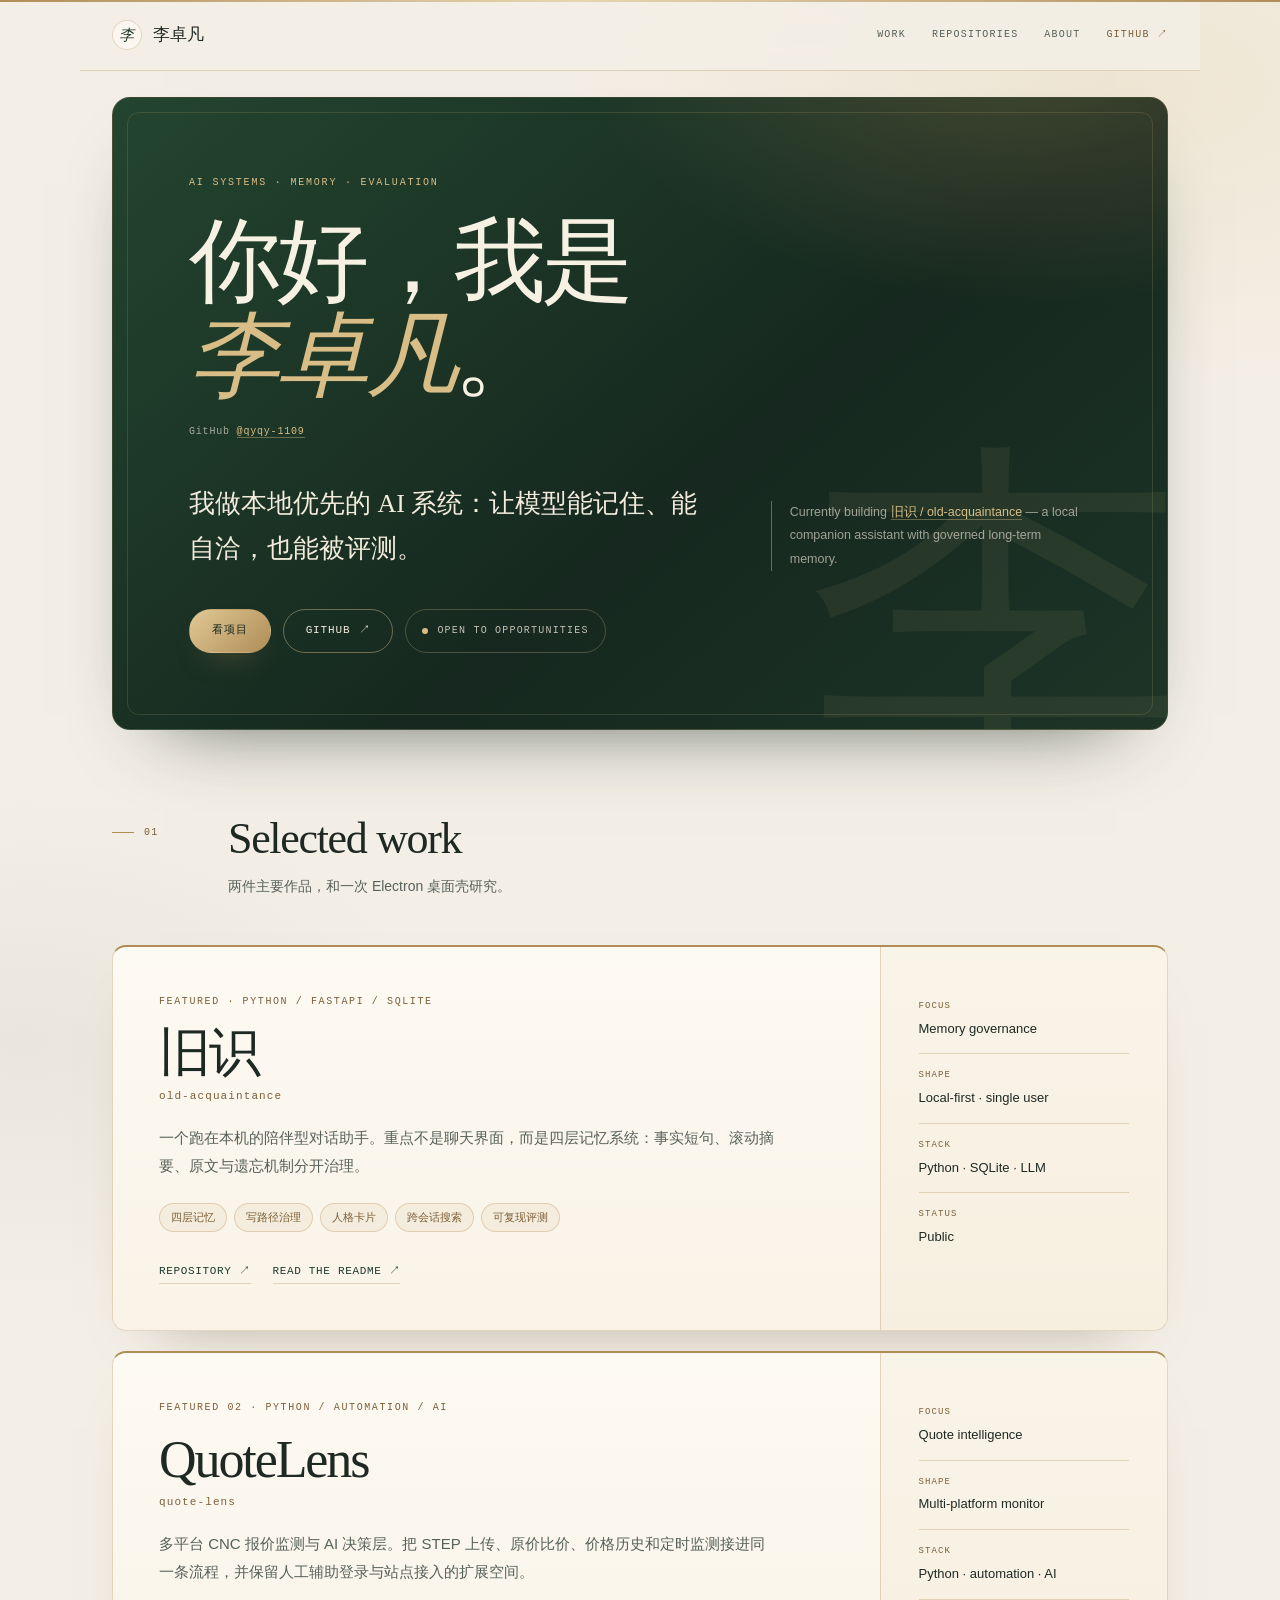
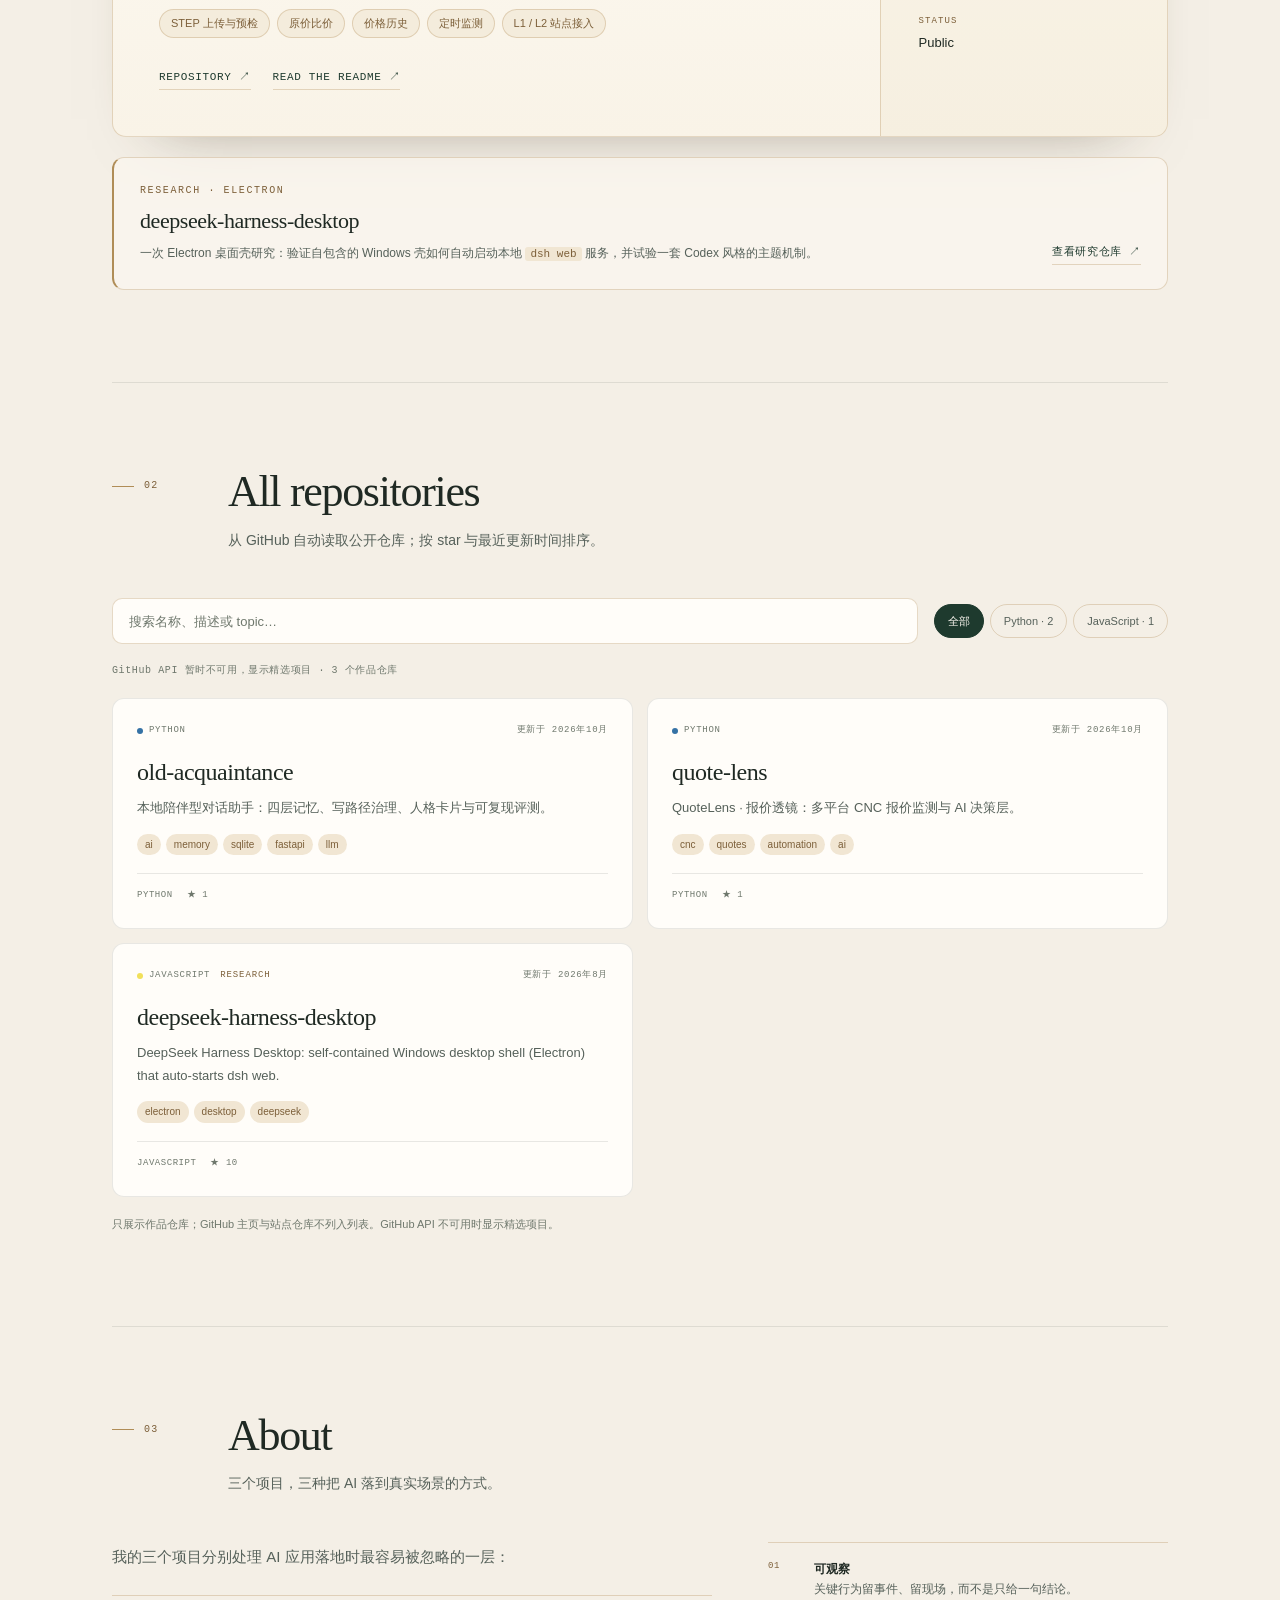
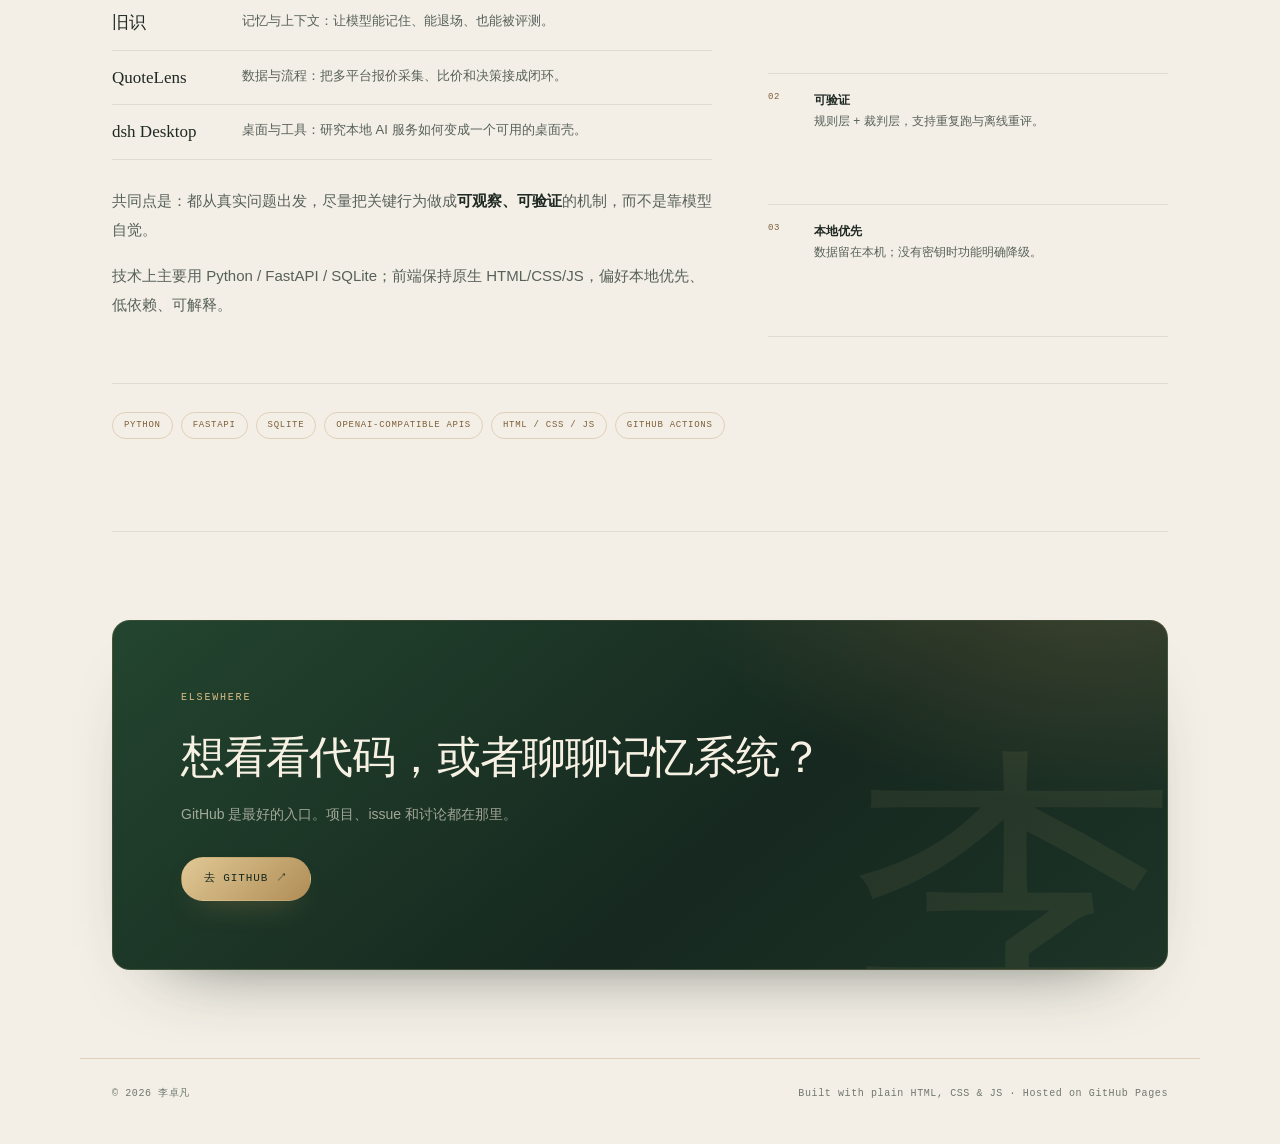
<file: index.html>
<!doctype html>
<html lang="zh-CN">
<head>
  <meta charset="utf-8">
  <meta name="viewport" content="width=device-width, initial-scale=1">
  <meta name="referrer" content="no-referrer">
  <meta name="theme-color" content="#f4efe6">
  <title>李卓凡 · AI systems, memory & evaluation</title>
  <meta name="description" content="李卓凡（GitHub @qyqy-1109）的个人作品集：本地优先的 AI 系统、记忆治理与可复现评测。">
  <meta name="author" content="李卓凡">
  <meta property="og:title" content="李卓凡 · AI systems, memory & evaluation">
  <meta property="og:description" content="李卓凡（GitHub @qyqy-1109）的个人作品集：本地优先的 AI 系统、记忆治理与可复现评测。">
  <meta property="og:type" content="website">
  <meta property="og:url" content="https://qyqy-1109.github.io/">
  <link rel="canonical" href="https://qyqy-1109.github.io/">
  <script type="application/ld+json">
    {
      "@context": "https://schema.org",
      "@type": "Person",
      "name": "李卓凡",
      "alternateName": "qyqy",
      "url": "https://qyqy-1109.github.io/",
      "sameAs": ["https://github.com/qyqy-1109"]
    }
  </script>
  <link rel="icon" href="favicon.svg" type="image/svg+xml">
  <link rel="stylesheet" href="styles.css">
  <script src="app.js" defer></script>
</head>
<body>
  <a class="skip-link" href="#main">跳到正文</a>

  <header class="site-header">
    <a class="brand" href="/" aria-label="李卓凡首页">
      <span class="brand-mark" aria-hidden="true">李</span>
      <span>李卓凡</span>
    </a>
    <nav class="site-nav" aria-label="主导航">
      <a href="#work">Work</a>
      <a href="#repos">Repositories</a>
      <a href="#about">About</a>
      <a class="nav-external" href="https://github.com/qyqy-1109" target="_blank" rel="noreferrer">GitHub <span aria-hidden="true">↗</span></a>
    </nav>
  </header>

  <main id="main">
    <section class="hero" aria-labelledby="hero-title">
      <p class="kicker">AI systems · memory · evaluation</p>
      <h1 id="hero-title">你好，我是<br><span>李卓凡</span>。</h1>
      <p class="hero-handle">GitHub <a href="https://github.com/qyqy-1109" target="_blank" rel="noreferrer">@qyqy-1109</a></p>
      <div class="hero-copy">
        <p class="lede">我做本地优先的 AI 系统：让模型能记住、能自洽，也能被评测。</p>
        <p class="hero-note">Currently building <a href="https://github.com/qyqy-1109/old-acquaintance" target="_blank" rel="noreferrer">旧识 / old-acquaintance</a> — a local companion assistant with governed long-term memory.</p>
      </div>
      <div class="hero-actions">
        <a class="button primary" href="#work">看项目</a>
        <a class="button" href="https://github.com/qyqy-1109" target="_blank" rel="noreferrer">GitHub <span aria-hidden="true">↗</span></a>
        <span class="availability"><span class="availability-dot" aria-hidden="true"></span>Open to opportunities</span>
      </div>
    </section>

    <section class="section" id="work" aria-labelledby="work-title">
      <div class="section-head">
        <p class="section-index">01</p>
        <div>
          <h2 id="work-title">Selected work</h2>
          <p>两件主要作品，和一次 Electron 桌面壳研究。</p>
        </div>
      </div>

      <article class="featured">
        <div class="featured-main">
          <p class="eyebrow">Featured · Python / FastAPI / SQLite</p>
          <h3>旧识 <span>old-acquaintance</span></h3>
          <p class="featured-lede">一个跑在本机的陪伴型对话助手。重点不是聊天界面，而是四层记忆系统：事实短句、滚动摘要、原文与遗忘机制分开治理。</p>
          <ul class="tag-list" aria-label="项目特点">
            <li>四层记忆</li>
            <li>写路径治理</li>
            <li>人格卡片</li>
            <li>跨会话搜索</li>
            <li>可复现评测</li>
          </ul>
          <div class="featured-links">
            <a class="text-link" href="https://github.com/qyqy-1109/old-acquaintance" target="_blank" rel="noreferrer">Repository <span aria-hidden="true">↗</span></a>
            <a class="text-link" href="https://github.com/qyqy-1109/old-acquaintance#readme" target="_blank" rel="noreferrer">Read the README <span aria-hidden="true">↗</span></a>
          </div>
        </div>
        <aside class="featured-aside" aria-label="项目概要">
          <dl>
            <div><dt>Focus</dt><dd>Memory governance</dd></div>
            <div><dt>Shape</dt><dd>Local-first · single user</dd></div>
            <div><dt>Stack</dt><dd>Python · SQLite · LLM</dd></div>
            <div><dt>Status</dt><dd>Public</dd></div>
          </dl>
        </aside>
      </article>

      <article class="featured featured-secondary">
        <div class="featured-main">
          <p class="eyebrow">Featured 02 · Python / Automation / AI</p>
          <h3>QuoteLens <span>quote-lens</span></h3>
          <p class="featured-lede">多平台 CNC 报价监测与 AI 决策层。把 STEP 上传、原价比价、价格历史和定时监测接进同一条流程，并保留人工辅助登录与站点接入的扩展空间。</p>
          <ul class="tag-list" aria-label="项目特点">
            <li>STEP 上传与预检</li>
            <li>原价比价</li>
            <li>价格历史</li>
            <li>定时监测</li>
            <li>L1 / L2 站点接入</li>
          </ul>
          <div class="featured-links">
            <a class="text-link" href="https://github.com/qyqy-1109/quote-lens" target="_blank" rel="noreferrer">Repository <span aria-hidden="true">↗</span></a>
            <a class="text-link" href="https://github.com/qyqy-1109/quote-lens#readme" target="_blank" rel="noreferrer">Read the README <span aria-hidden="true">↗</span></a>
          </div>
        </div>
        <aside class="featured-aside" aria-label="项目概要">
          <dl>
            <div><dt>Focus</dt><dd>Quote intelligence</dd></div>
            <div><dt>Shape</dt><dd>Multi-platform monitor</dd></div>
            <div><dt>Stack</dt><dd>Python · automation · AI</dd></div>
            <div><dt>Status</dt><dd>Public</dd></div>
          </dl>
        </aside>
      </article>

      <aside class="research-note" aria-labelledby="research-title">
        <div>
          <p class="eyebrow">Research · Electron</p>
          <h3 id="research-title">deepseek-harness-desktop</h3>
          <p>一次 Electron 桌面壳研究：验证自包含的 Windows 壳如何自动启动本地 <code>dsh web</code> 服务，并试验一套 Codex 风格的主题机制。</p>
        </div>
        <a class="text-link" href="https://github.com/qyqy-1109/deepseek-harness-desktop" target="_blank" rel="noreferrer">查看研究仓库 <span aria-hidden="true">↗</span></a>
      </aside>
    </section>

    <section class="section" id="repos" aria-labelledby="repos-title">
      <div class="section-head">
        <p class="section-index">02</p>
        <div>
          <h2 id="repos-title">All repositories</h2>
          <p>从 GitHub 自动读取公开仓库；按 star 与最近更新时间排序。</p>
        </div>
      </div>

      <div class="repo-controls">
        <label class="search-box" for="repo-search">
          <span class="sr-only">搜索仓库</span>
          <input id="repo-search" type="search" maxlength="80" placeholder="搜索名称、描述或 topic…" autocomplete="off">
        </label>
        <div id="language-filters" class="filters" aria-label="按语言筛选"></div>
      </div>

      <div id="repo-status" class="repo-status" role="status">正在读取 GitHub 仓库…</div>
      <div id="repo-grid" class="repo-grid" aria-live="polite"></div>
      <p class="repo-footnote">只展示作品仓库；GitHub 主页与站点仓库不列入列表。GitHub API 不可用时显示精选项目。</p>
    </section>

    <section class="section" id="about" aria-labelledby="about-title">
      <div class="section-head">
        <p class="section-index">03</p>
        <div>
          <h2 id="about-title">About</h2>
          <p>三个项目，三种把 AI 落到真实场景的方式。</p>
        </div>
      </div>

      <div class="about-grid">
        <div class="about-copy">
          <p>我的三个项目分别处理 AI 应用落地时最容易被忽略的一层：</p>
          <div class="about-projects" aria-label="三个项目各自解决的问题">
            <div><strong>旧识</strong><p>记忆与上下文：让模型能记住、能退场、也能被评测。</p></div>
            <div><strong>QuoteLens</strong><p>数据与流程：把多平台报价采集、比价和决策接成闭环。</p></div>
            <div><strong>dsh Desktop</strong><p>桌面与工具：研究本地 AI 服务如何变成一个可用的桌面壳。</p></div>
          </div>
          <p>共同点是：都从真实问题出发，尽量把关键行为做成<strong>可观察、可验证</strong>的机制，而不是靠模型自觉。</p>
          <p>技术上主要用 Python / FastAPI / SQLite；前端保持原生 HTML/CSS/JS，偏好本地优先、低依赖、可解释。</p>
        </div>
        <aside class="principles" aria-label="共同点">
          <div><span>01</span><p><strong>可观察</strong><br>关键行为留事件、留现场，而不是只给一句结论。</p></div>
          <div><span>02</span><p><strong>可验证</strong><br>规则层 + 裁判层，支持重复跑与离线重评。</p></div>
          <div><span>03</span><p><strong>本地优先</strong><br>数据留在本机；没有密钥时功能明确降级。</p></div>
        </aside>
      </div>

      <div class="toolbox" aria-label="常用工具">
        <span>Python</span><span>FastAPI</span><span>SQLite</span><span>OpenAI-compatible APIs</span><span>HTML / CSS / JS</span><span>GitHub Actions</span>
      </div>
    </section>

    <section class="contact" aria-labelledby="contact-title">
      <p class="kicker">Elsewhere</p>
      <h2 id="contact-title">想看看代码，或者聊聊记忆系统？</h2>
      <p>GitHub 是最好的入口。项目、issue 和讨论都在那里。</p>
      <a class="button primary" href="https://github.com/qyqy-1109" target="_blank" rel="noreferrer">去 GitHub <span aria-hidden="true">↗</span></a>
    </section>
  </main>

  <footer class="site-footer">
    <span>© <span id="year">2026</span> 李卓凡</span>
    <span>Built with plain HTML, CSS &amp; JS · Hosted on GitHub Pages</span>
  </footer>

  <noscript><p class="noscript">启用 JavaScript 后可以自动加载 GitHub 仓库列表；也可以直接访问 <a href="https://github.com/qyqy-1109">GitHub</a>。</p></noscript>
</body>
</html>
</file>
<file: styles.css>
:root {
  --paper: #f4efe6;
  --paper-deep: #ece4d5;
  --cream: #fbf7f0;
  --white: #fffdf9;
  --ink: #1f2923;
  --muted: #56615a;
  --faint: #6f786d;
  --line: rgba(31, 41, 35, .10);
  --line-strong: rgba(31, 41, 35, .22);
  --brand: #1e3a2e;
  --brand-deep: #16281f;
  --brand-soft: #e6ebe4;
  --gold: #b08d57;
  --gold-light: #d8bd86;
  --gold-ink: #7c5f39;
  --gold-soft: #f1e6d3;
  --gold-line: rgba(176, 141, 87, .32);
  --rose: #85663c;
  --serif: "Songti SC", "STSong", "SimSun", "Noto Serif CJK SC", serif;
  --sans: "PingFang SC", "Microsoft YaHei", "Noto Sans CJK SC", sans-serif;
  --mono: "SFMono-Regular", Consolas, "Liberation Mono", monospace;
  --max: 1120px;
}

*,
*::before,
*::after { box-sizing: border-box; }

html { scroll-behavior: smooth; }

body {
  margin: 0;
  background-color: var(--paper);
  background-image:
    radial-gradient(900px 480px at 88% 2%, rgba(216, 189, 134, .20), transparent 62%),
    radial-gradient(700px 420px at 2% 24%, rgba(30, 58, 46, .05), transparent 60%);
  background-repeat: no-repeat;
  color: var(--ink);
  font-family: var(--sans);
  font-size: 16px;
  line-height: 1.75;
  -webkit-font-smoothing: antialiased;
  text-rendering: optimizeLegibility;
}

body::before {
  content: "";
  position: fixed;
  inset: 0 0 auto;
  z-index: 40;
  height: 2px;
  background: linear-gradient(90deg, #b08d57, #e6d6b1 45%, #b08d57);
  pointer-events: none;
}

::selection { background: var(--gold-soft); color: var(--brand); }

a { color: inherit; text-decoration: none; }
button, input { font: inherit; }
img { max-width: 100%; display: block; }

.sr-only {
  position: absolute;
  width: 1px;
  height: 1px;
  padding: 0;
  margin: -1px;
  overflow: hidden;
  clip: rect(0, 0, 0, 0);
  white-space: nowrap;
  border: 0;
}

.skip-link {
  position: fixed;
  top: -80px;
  left: 20px;
  z-index: 100;
  padding: 10px 16px;
  border-radius: 999px;
  background: var(--brand);
  color: var(--cream);
  font-size: 13px;
  transition: top .2s ease;
}
.skip-link:focus { top: 18px; }

:focus-visible {
  outline: 2px solid var(--gold);
  outline-offset: 4px;
}

.site-header {
  position: sticky;
  top: 0;
  z-index: 20;
  display: flex;
  align-items: center;
  justify-content: space-between;
  gap: 24px;
  width: 100%;
  max-width: var(--max);
  margin: 0 auto;
  padding: 20px 32px;
  background: color-mix(in srgb, var(--paper) 86%, transparent);
  border-bottom: 1px solid var(--gold-line);
  backdrop-filter: blur(14px);
}

.brand {
  display: inline-flex;
  align-items: center;
  gap: 11px;
  font-family: var(--serif);
  font-size: 17px;
  letter-spacing: .01em;
}
.brand-mark {
  display: grid;
  place-items: center;
  width: 30px;
  height: 30px;
  border: 1px solid var(--gold-line);
  border-radius: 50%;
  background: var(--cream);
  color: var(--brand);
  font-family: var(--serif);
  font-style: italic;
  font-size: 15px;
  line-height: 1;
}

.site-nav {
  display: flex;
  align-items: center;
  gap: 26px;
  color: var(--muted);
  font-family: var(--mono);
  font-size: 10px;
  letter-spacing: .12em;
  text-transform: uppercase;
}
.site-nav a { transition: color .2s ease; }
.site-nav a:hover { color: var(--ink); }
.nav-external { color: var(--gold-ink); }

main {
  width: 100%;
  max-width: var(--max);
  margin: 0 auto;
  padding: 0 32px;
}

.hero {
  position: relative;
  isolation: isolate;
  margin: 26px 0 0;
  padding: clamp(40px, 6vw, 76px);
  border: 1px solid rgba(216, 189, 134, .16);
  border-radius: 18px;
  background:
    radial-gradient(720px 420px at 88% -10%, rgba(176, 141, 87, .30), transparent 64%),
    linear-gradient(140deg, #23452f 0%, #16281f 58%, #1d3427 100%);
  box-shadow: 0 36px 80px -52px rgba(22, 40, 31, .85);
  overflow: hidden;
  animation: rise .6s ease both;
}
.hero::before {
  content: "";
  position: absolute;
  inset: 14px;
  z-index: -1;
  border: 1px solid rgba(216, 189, 134, .16);
  border-radius: 12px;
  pointer-events: none;
}
.hero::after {
  content: "李";
  position: absolute;
  right: -24px;
  bottom: -96px;
  z-index: -1;
  color: rgba(216, 189, 134, .07);
  font-family: var(--serif);
  font-size: clamp(220px, 30vw, 400px);
  font-weight: 500;
  line-height: 1;
  pointer-events: none;
  user-select: none;
}

.kicker {
  margin: 0 0 22px;
  color: var(--gold-ink);
  font-family: var(--mono);
  font-size: 10px;
  letter-spacing: .18em;
  text-transform: uppercase;
}
.hero .kicker { color: var(--gold-light); }

.hero h1 {
  margin: 0;
  color: #f7f1e4;
  font-family: var(--serif);
  font-size: clamp(44px, 8vw, 92px);
  font-weight: 500;
  line-height: 1.04;
  letter-spacing: -.04em;
}
.hero h1 span {
  color: var(--gold-light);
  font-style: italic;
}
.hero-handle {
  margin: 18px 0 0;
  color: rgba(247, 241, 228, .62);
  font-family: var(--mono);
  font-size: 10px;
  letter-spacing: .08em;
}
.hero-handle a {
  color: var(--gold-light);
  border-bottom: 1px solid rgba(216, 189, 134, .4);
}

.hero-copy {
  display: grid;
  grid-template-columns: minmax(0, 1.25fr) minmax(0, .75fr);
  gap: 48px;
  align-items: end;
  margin-top: 42px;
}

.lede {
  max-width: 620px;
  margin: 0;
  color: #f3ecdd;
  font-family: var(--serif);
  font-size: clamp(20px, 2.3vw, 26px);
  line-height: 1.7;
}

.hero-note {
  margin: 0;
  padding-left: 18px;
  border-left: 1px solid rgba(216, 189, 134, .45);
  color: rgba(243, 236, 221, .62);
  font-size: 12.5px;
  line-height: 1.85;
}
.hero-note a {
  color: var(--gold-light);
  border-bottom: 1px solid rgba(216, 189, 134, .4);
}
.hero-note a:hover { border-bottom-color: var(--gold-light); }

.hero-actions {
  display: flex;
  flex-wrap: wrap;
  align-items: center;
  gap: 12px;
  margin-top: 38px;
}

.button {
  display: inline-flex;
  align-items: center;
  justify-content: center;
  gap: 8px;
  min-height: 44px;
  padding: 0 22px;
  border: 1px solid var(--line-strong);
  border-radius: 999px;
  background: var(--white);
  color: var(--ink);
  font-family: var(--mono);
  font-size: 11px;
  letter-spacing: .08em;
  text-transform: uppercase;
  transition: transform .2s ease, border-color .2s ease, background .2s ease, color .2s ease, box-shadow .2s ease;
}
.button:hover { transform: translateY(-1px); border-color: var(--gold); }

.button.primary {
  border-color: transparent;
  background: linear-gradient(135deg, #e0c894 0%, #b08d57 100%);
  color: #16281f;
  box-shadow: 0 14px 30px -18px rgba(176, 141, 87, .9);
}
.button.primary:hover {
  background: linear-gradient(135deg, #e8d3a4 0%, #bb965d 100%);
}

.hero .button {
  border-color: rgba(216, 189, 134, .45);
  background: transparent;
  color: #f3ecdd;
}
.hero .button:hover {
  border-color: var(--gold-light);
  background: rgba(216, 189, 134, .10);
}
.hero .button.primary {
  border-color: transparent;
  background: linear-gradient(135deg, #e0c894 0%, #b08d57 100%);
  color: #16281f;
}
.hero .button.primary:hover {
  background: linear-gradient(135deg, #e8d3a4 0%, #bb965d 100%);
}

.availability {
  display: inline-flex;
  align-items: center;
  gap: 9px;
  min-height: 44px;
  padding: 0 16px;
  border: 1px solid rgba(216, 189, 134, .28);
  border-radius: 999px;
  color: rgba(243, 236, 221, .78);
  font-family: var(--mono);
  font-size: 10px;
  letter-spacing: .12em;
  text-transform: uppercase;
}
.availability-dot {
  width: 6px;
  height: 6px;
  border-radius: 50%;
  background: var(--gold-light);
  box-shadow: 0 0 0 0 rgba(216, 189, 134, .55);
  animation: glow 2.6s ease-out infinite;
}

.section {
  padding: 84px 0 92px;
  border-bottom: 1px solid var(--line);
  scroll-margin-top: 72px;
}

.section-head {
  display: grid;
  grid-template-columns: 92px minmax(0, 1fr);
  gap: 24px;
  align-items: start;
  margin-bottom: 46px;
}
.section-index {
  display: flex;
  align-items: center;
  gap: 10px;
  margin: 10px 0 0;
  color: var(--gold-ink);
  font-family: var(--mono);
  font-size: 10px;
  letter-spacing: .12em;
}
.section-index::before {
  content: "";
  width: 22px;
  height: 1px;
  background: var(--gold);
}
.section-head h2 {
  margin: 0;
  font-family: var(--serif);
  font-size: clamp(30px, 4vw, 44px);
  font-weight: 500;
  letter-spacing: -.03em;
  line-height: 1.15;
}
.section-head p:last-child {
  max-width: 620px;
  margin: 10px 0 0;
  color: var(--muted);
  font-size: 14px;
}

.featured {
  display: grid;
  grid-template-columns: minmax(0, 1.6fr) minmax(240px, .6fr);
  gap: 0;
  border: 1px solid var(--gold-line);
  border-top: 2px solid var(--gold);
  border-radius: 14px;
  background: linear-gradient(180deg, #fdfaf3 0%, #f9f3e7 100%);
  box-shadow: 0 30px 60px -48px rgba(62, 49, 30, .55);
  overflow: hidden;
}
.featured-main { padding: clamp(26px, 4vw, 46px); }
.eyebrow {
  margin: 0 0 14px;
  color: var(--gold-ink);
  font-family: var(--mono);
  font-size: 10px;
  letter-spacing: .16em;
  text-transform: uppercase;
}
.featured h3 {
  margin: 0;
  font-family: var(--serif);
  font-size: clamp(32px, 4.5vw, 52px);
  font-weight: 500;
  letter-spacing: -.04em;
  line-height: 1.1;
}
.featured h3 span {
  display: block;
  margin-top: 8px;
  color: var(--gold-ink);
  font-family: var(--mono);
  font-size: 11px;
  font-weight: 400;
  letter-spacing: .1em;
}
.featured-lede {
  max-width: 620px;
  margin: 22px 0 0;
  color: var(--muted);
  font-size: 15px;
  line-height: 1.9;
}
.tag-list {
  display: flex;
  flex-wrap: wrap;
  gap: 7px;
  margin: 22px 0 0;
  padding: 0;
  list-style: none;
}
.tag-list li {
  padding: 4px 11px;
  border: 1px solid var(--gold-line);
  border-radius: 999px;
  background: rgba(241, 230, 211, .6);
  color: var(--gold-ink);
  font-size: 11px;
}
.featured-links {
  display: flex;
  flex-wrap: wrap;
  gap: 22px;
  margin-top: 30px;
}
.text-link {
  color: var(--brand);
  font-family: var(--mono);
  font-size: 11px;
  letter-spacing: .06em;
  text-transform: uppercase;
  border-bottom: 1px solid var(--gold-line);
  padding-bottom: 2px;
  transition: border-color .2s ease, color .2s ease;
}
.text-link:hover { color: var(--gold-ink); border-bottom-color: var(--gold); }

.featured-aside {
  padding: clamp(24px, 3vw, 38px);
  border-left: 1px solid var(--gold-line);
  background: rgba(241, 230, 211, .34);
}
.featured-aside dl { margin: 0; }
.featured-aside dl > div { padding: 14px 0; border-bottom: 1px solid var(--gold-line); }
.featured-aside dl > div:last-child { border-bottom: 0; }
.featured-aside dt {
  margin-bottom: 4px;
  color: var(--gold-ink);
  font-family: var(--mono);
  font-size: 9px;
  letter-spacing: .12em;
  text-transform: uppercase;
}
.featured-aside dd { margin: 0; color: var(--ink); font-size: 13px; line-height: 1.6; }
.featured + .featured { margin-top: 20px; }

.research-note {
  display: flex;
  align-items: flex-end;
  justify-content: space-between;
  gap: 28px;
  margin-top: 20px;
  padding: 24px 26px;
  border: 1px solid var(--gold-line);
  border-left: 2px solid var(--gold);
  border-radius: 12px;
  background: rgba(251, 247, 240, .7);
}
.research-note .eyebrow { margin-bottom: 7px; color: var(--gold-ink); }
.research-note h3 {
  margin: 0;
  font-family: var(--serif);
  font-size: 22px;
  font-weight: 500;
  letter-spacing: -.02em;
  line-height: 1.3;
}
.research-note p:not(.eyebrow) {
  max-width: 720px;
  margin: 8px 0 0;
  color: var(--muted);
  font-size: 12px;
  line-height: 1.8;
}
.research-note code {
  padding: 1px 5px;
  border-radius: 3px;
  background: var(--gold-soft);
  color: var(--gold-ink);
  font-family: var(--mono);
  font-size: 11px;
}
.research-note .text-link { flex: none; }

.repo-controls {
  display: flex;
  flex-wrap: wrap;
  align-items: center;
  gap: 16px;
  margin-bottom: 18px;
}
.search-box { flex: 1 1 280px; }
.search-box input {
  width: 100%;
  height: 46px;
  padding: 0 16px;
  border: 1px solid var(--gold-line);
  border-radius: 10px;
  background: var(--white);
  color: var(--ink);
  font-size: 13px;
  transition: border-color .2s ease, box-shadow .2s ease;
}
.search-box input::placeholder { color: var(--faint); }
.search-box input:focus {
  outline: none;
  border-color: var(--gold);
  box-shadow: 0 0 0 3px rgba(176, 141, 87, .14);
}

.filters { display: flex; flex-wrap: wrap; gap: 6px; }
.filter-chip {
  min-height: 34px;
  padding: 0 13px;
  border: 1px solid var(--gold-line);
  border-radius: 999px;
  background: transparent;
  color: var(--muted);
  font-size: 11px;
  cursor: pointer;
  transition: background .2s ease, border-color .2s ease, color .2s ease;
}
.filter-chip:hover { border-color: var(--gold); color: var(--ink); }
.filter-chip.active {
  border-color: var(--brand);
  background: var(--brand);
  color: var(--cream);
}

.repo-status {
  min-height: 22px;
  margin-bottom: 14px;
  color: var(--faint);
  font-family: var(--mono);
  font-size: 10px;
  letter-spacing: .06em;
}
.repo-grid {
  display: grid;
  grid-template-columns: repeat(2, minmax(0, 1fr));
  gap: 14px;
}
.repo-card {
  display: flex;
  flex-direction: column;
  min-height: 210px;
  padding: 24px;
  border: 1px solid var(--line);
  border-radius: 12px;
  background: var(--white);
  transition: transform .25s ease, border-color .25s ease, box-shadow .25s ease;
}
.repo-card:hover {
  transform: translateY(-3px);
  border-color: var(--gold-line);
  box-shadow: 0 26px 50px -34px rgba(62, 49, 30, .55);
}
.repo-top {
  display: flex;
  align-items: center;
  justify-content: space-between;
  gap: 12px;
  margin-bottom: 18px;
  color: var(--faint);
  font-family: var(--mono);
  font-size: 9px;
  letter-spacing: .08em;
  text-transform: uppercase;
}
.lang { display: inline-flex; align-items: center; gap: 6px; }
.lang-dot { width: 6px; height: 6px; border-radius: 50%; background: var(--gold); }
.repo-kind {
  margin-left: 4px;
  color: var(--gold-ink);
  font-size: 9px;
  letter-spacing: .1em;
  text-transform: uppercase;
}
.repo-card h3 {
  margin: 0;
  font-family: var(--serif);
  font-size: 24px;
  font-weight: 500;
  letter-spacing: -.02em;
  line-height: 1.25;
}
.repo-card h3 a:hover { color: var(--gold-ink); }
.repo-card p {
  flex: 1;
  margin: 10px 0 0;
  color: var(--muted);
  font-size: 13px;
  line-height: 1.75;
}
.repo-topics { display: flex; flex-wrap: wrap; gap: 5px; margin-top: 14px; }
.repo-topics span {
  padding: 2px 8px;
  border-radius: 999px;
  background: var(--gold-soft);
  color: var(--gold-ink);
  font-size: 10px;
}
.repo-meta {
  display: flex;
  flex-wrap: wrap;
  gap: 14px;
  margin-top: 18px;
  padding-top: 14px;
  border-top: 1px solid var(--line);
  color: var(--faint);
  font-family: var(--mono);
  font-size: 9px;
  letter-spacing: .06em;
  text-transform: uppercase;
}
.repo-footnote { margin: 18px 0 0; color: var(--faint); font-size: 11px; }
.repo-empty {
  grid-column: 1 / -1;
  padding: 38px 24px;
  border: 1px solid var(--gold-line);
  border-radius: 12px;
  background: rgba(251, 247, 240, .6);
  color: var(--muted);
  font-size: 13px;
  text-align: center;
}

.about-grid {
  display: grid;
  grid-template-columns: minmax(0, 1.2fr) minmax(280px, .8fr);
  gap: 56px;
}
.about-copy p { margin: 0 0 17px; color: var(--muted); font-size: 15px; line-height: 1.95; }
.about-copy strong { color: var(--ink); font-weight: 600; }
.about-projects { margin: 24px 0 26px; border-top: 1px solid var(--gold-line); }
.about-projects > div {
  display: grid;
  grid-template-columns: 110px minmax(0, 1fr);
  gap: 20px;
  padding: 14px 0;
  border-bottom: 1px solid var(--line);
}
.about-projects strong {
  color: var(--ink);
  font-family: var(--serif);
  font-size: 17px;
  font-weight: 500;
  line-height: 1.5;
}
.about-projects p {
  margin: 0;
  color: var(--muted);
  font-size: 13px;
  line-height: 1.7;
}
.principles { display: grid; gap: 0; border-top: 1px solid var(--gold-line); }
.principles > div {
  display: grid;
  grid-template-columns: 34px minmax(0, 1fr);
  gap: 12px;
  padding: 16px 0;
  border-bottom: 1px solid var(--line);
}
.principles span { color: var(--gold-ink); font-family: var(--mono); font-size: 9px; letter-spacing: .08em; }
.principles p { margin: 0; color: var(--muted); font-size: 12px; line-height: 1.7; }
.principles strong { color: var(--ink); font-weight: 600; }

.toolbox {
  display: flex;
  flex-wrap: wrap;
  gap: 8px;
  margin-top: 46px;
  padding-top: 28px;
  border-top: 1px solid var(--line);
}
.toolbox span {
  padding: 5px 11px;
  border: 1px solid var(--gold-line);
  border-radius: 999px;
  background: transparent;
  color: var(--gold-ink);
  font-family: var(--mono);
  font-size: 9px;
  letter-spacing: .08em;
  text-transform: uppercase;
}

.contact {
  position: relative;
  isolation: isolate;
  margin: 88px 0;
  padding: clamp(36px, 6vw, 68px);
  border: 1px solid rgba(216, 189, 134, .16);
  border-radius: 18px;
  background:
    radial-gradient(620px 380px at 92% -20%, rgba(176, 141, 87, .28), transparent 66%),
    linear-gradient(140deg, #23452f 0%, #16281f 60%, #1d3427 100%);
  box-shadow: 0 36px 80px -56px rgba(22, 40, 31, .85);
  text-align: left;
  overflow: hidden;
}
.contact::after {
  content: "李";
  position: absolute;
  right: -18px;
  bottom: -110px;
  z-index: -1;
  color: rgba(216, 189, 134, .07);
  font-family: var(--serif);
  font-size: clamp(200px, 26vw, 340px);
  line-height: 1;
  pointer-events: none;
  user-select: none;
}
.contact .kicker { color: var(--gold-light); }
.contact h2 {
  max-width: 720px;
  margin: 0;
  color: #f7f1e4;
  font-family: var(--serif);
  font-size: clamp(28px, 4vw, 44px);
  font-weight: 500;
  letter-spacing: -.03em;
  line-height: 1.3;
}
.contact p:not(.kicker) {
  max-width: 560px;
  margin: 16px 0 30px;
  color: rgba(243, 236, 221, .62);
  font-size: 14px;
}
.contact .button.primary {
  border-color: transparent;
  background: linear-gradient(135deg, #e0c894 0%, #b08d57 100%);
  color: #16281f;
}

.site-footer {
  display: flex;
  flex-wrap: wrap;
  justify-content: space-between;
  gap: 12px;
  width: 100%;
  max-width: var(--max);
  margin: 0 auto;
  padding: 26px 32px 42px;
  border-top: 1px solid var(--gold-line);
  color: var(--faint);
  font-family: var(--mono);
  font-size: 10px;
  letter-spacing: .06em;
}

.noscript {
  max-width: var(--max);
  margin: 0 auto 30px;
  padding: 0 32px;
  color: var(--muted);
  font-size: 13px;
}

@keyframes rise {
  from { opacity: 0; transform: translateY(14px); }
  to { opacity: 1; transform: translateY(0); }
}

@keyframes glow {
  0% { box-shadow: 0 0 0 0 rgba(216, 189, 134, .5); }
  70% { box-shadow: 0 0 0 7px rgba(216, 189, 134, 0); }
  100% { box-shadow: 0 0 0 0 rgba(216, 189, 134, 0); }
}

@media (max-width: 900px) {
  .site-header { padding: 18px 24px; }
  main { padding: 0 24px; }
  .hero { margin-top: 20px; padding: clamp(32px, 6vw, 56px); }
  .hero-copy { grid-template-columns: 1fr; gap: 26px; }
  .featured { grid-template-columns: 1fr; }
  .featured-aside { border-left: 0; border-top: 1px solid var(--gold-line); }
  .featured-aside dl { display: grid; grid-template-columns: 1fr 1fr; gap: 0 24px; }
  .repo-grid { grid-template-columns: 1fr; }
  .about-grid { grid-template-columns: 1fr; gap: 32px; }
  .about-projects > div { grid-template-columns: 1fr; gap: 3px; }
  .site-footer { padding: 24px 24px 36px; }
}

@media (max-width: 640px) {
  .site-nav { gap: 14px; }
  .site-nav a:not(.nav-external) { display: none; }
  .hero { padding: 32px 22px 34px; border-radius: 14px; }
  .hero::before { inset: 9px; border-radius: 9px; }
  .hero h1 { font-size: clamp(38px, 11.5vw, 60px); }
  .hero-copy { gap: 22px; margin-top: 32px; }
  .hero-actions { gap: 10px; }
  .availability { width: 100%; justify-content: center; }
  .section { padding: 60px 0 68px; }
  .section-head { grid-template-columns: 1fr; gap: 6px; }
  .section-index { margin-top: 0; }
  .featured-main { padding: 26px 22px; }
  .featured-aside { padding: 22px; }
  .featured-aside dl { grid-template-columns: 1fr; }
  .repo-card { min-height: 0; }
  .research-note { flex-direction: column; align-items: flex-start; gap: 16px; }
  .contact { margin: 60px 0; padding: 30px 22px; border-radius: 14px; }
}

@media (prefers-reduced-motion: reduce) {
  html { scroll-behavior: auto; }
  *, *::before, *::after {
    animation-duration: .01ms !important;
    animation-iteration-count: 1 !important;
    transition-duration: .01ms !important;
  }
}
</file>
